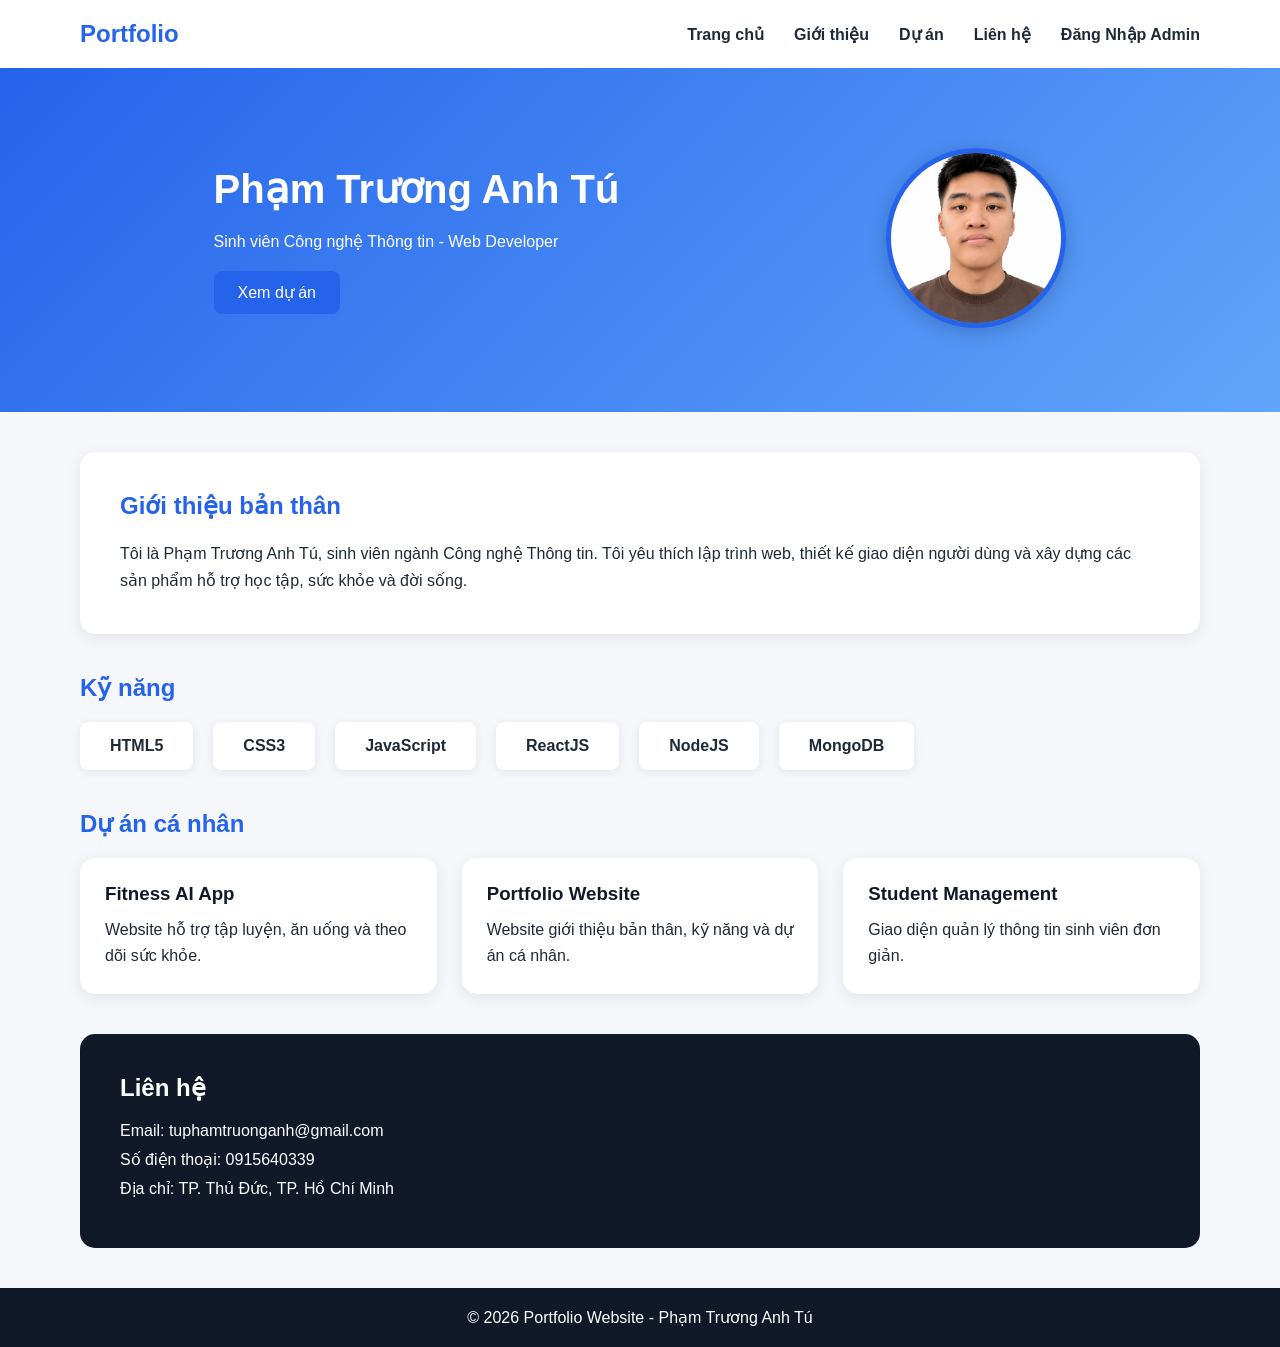
<file: index.html>
<!DOCTYPE html>
<html lang="vi">
<head>
    <meta charset="UTF-8">
    <meta name="viewport" content="width=device-width, initial-scale=1.0">
    <title>Portfolio Cá Nhân</title>
    <link rel="stylesheet" href="main.css">
</head>
<body>

    <nav class="navbar">
        <h2 class="logo">Portfolio</h2>

        <ul class="menu">
            <li><a href="#">Trang chủ</a></li>
            <li><a href="#">Giới thiệu</a></li>
            <li><a href="#">Dự án</a></li>
            <li><a href="#">Liên hệ</a></li>
            <li><a href="login.html">Đăng Nhập Admin</a></li>
        </ul>
    </nav>
    <section class="hero">

    <div class="hero-text">
        <h1>Phạm Trương Anh Tú</h1>

        <p>
            Sinh viên Công nghệ Thông tin - Web Developer
        </p>

        <a href="#" class="btn">
            Xem dự án
        </a>
    </div>

    <div class="hero-image">
    <img src="images/avatar.jpg" alt="Avatar">
</div>

</section>
<section class="about">
    <h2>Giới thiệu bản thân</h2>

    <p>
        Tôi là Phạm Trương Anh Tú, sinh viên ngành Công nghệ Thông tin.
        Tôi yêu thích lập trình web, thiết kế giao diện người dùng và xây dựng
        các sản phẩm hỗ trợ học tập, sức khỏe và đời sống.
    </p>
</section>
<section class="skills">

    <h2>Kỹ năng</h2>

    <div class="skill-list">

        <div class="skill-card">HTML5</div>

        <div class="skill-card">CSS3</div>

        <div class="skill-card">JavaScript</div>

        <div class="skill-card">ReactJS</div>

        <div class="skill-card">NodeJS</div>

        <div class="skill-card">MongoDB</div>

    </div>

</section>
<section class="projects">

    <h2>Dự án cá nhân</h2>

    <div class="project-grid">

        <div class="project-card">
            <h3>Fitness AI App</h3>
            <p>Website hỗ trợ tập luyện, ăn uống và theo dõi sức khỏe.</p>
        </div>

        <div class="project-card">
            <h3>Portfolio Website</h3>
            <p>Website giới thiệu bản thân, kỹ năng và dự án cá nhân.</p>
        </div>

        <div class="project-card">
            <h3>Student Management</h3>
            <p>Giao diện quản lý thông tin sinh viên đơn giản.</p>
        </div>

    </div>

</section>
<section class="contact">

    <h2>Liên hệ</h2>

    <p>Email: tuphamtruonganh@gmail.com</p>
    <p>Số điện thoại: 0915640339</p>
    <p>Địa chỉ: TP. Thủ Đức, TP. Hồ Chí Minh</p>

</section>
<footer>
    <p>© 2026 Portfolio Website - Phạm Trương Anh Tú</p>
</footer>
</body>
</body>
</html>
</file>
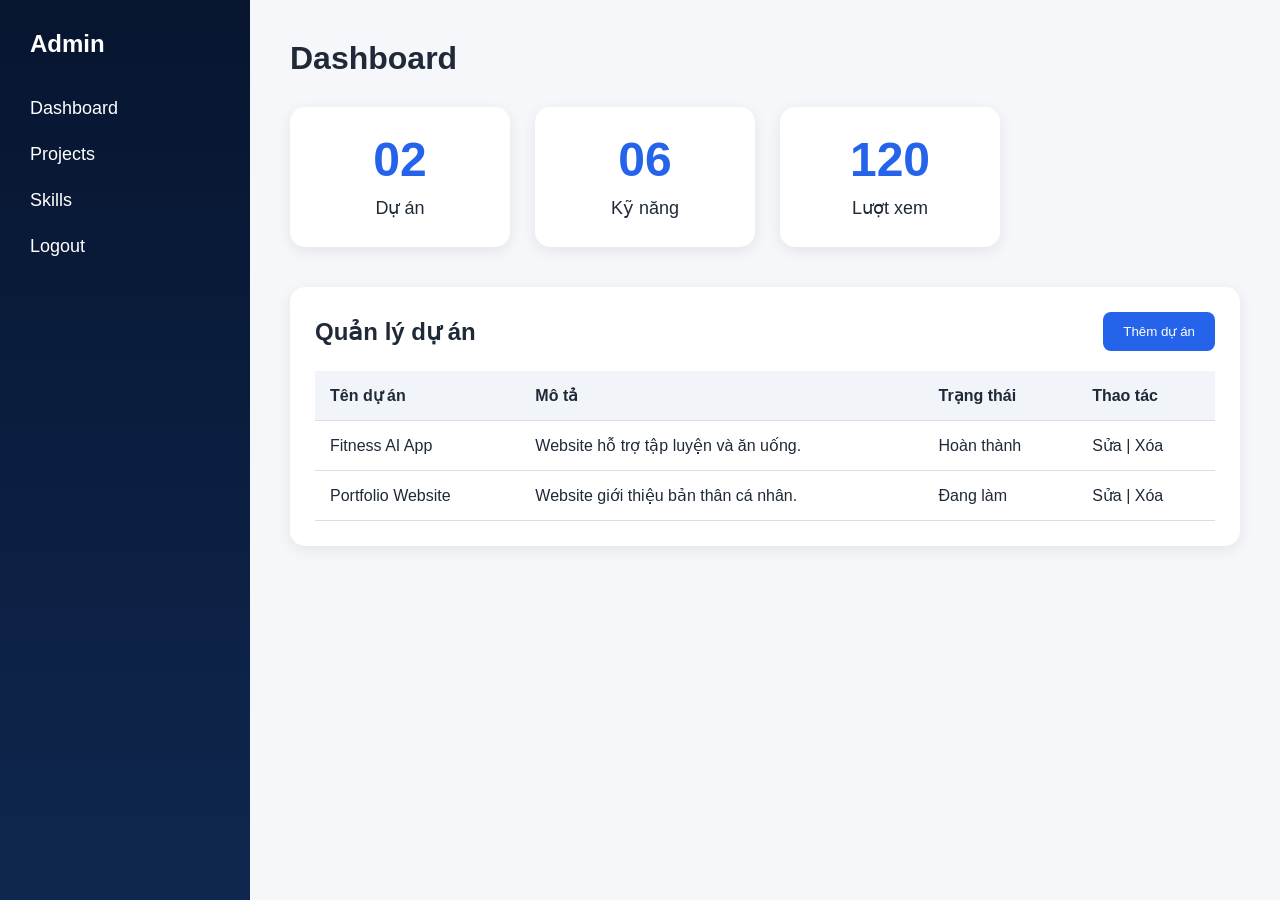
<file: admin.html>
<!DOCTYPE html>

<html lang="vi">
<head>
    <meta charset="UTF-8">
    <meta name="viewport" content="width=device-width, initial-scale=1.0">
    <title>Admin Dashboard</title>
    <link rel="stylesheet" href="main.css">
</head>
<body>

<div class="admin-layout">

<aside class="sidebar">
    <h2>Admin</h2>

    <ul>
        <li>Dashboard</li>
        <li>Projects</li>
        <li>Skills</li>
        <li>
    <a href="login.html">Logout</a>
        </li>
    </ul>
</aside>

<main class="content">

    <h1>Dashboard</h1>

    <div class="stats">

        <div class="stat-card">
            <h3>02</h3>
            <p>Dự án</p>
        </div>

        <div class="stat-card">
            <h3>06</h3>
            <p>Kỹ năng</p>
        </div>

        <div class="stat-card">
            <h3>120</h3>
            <p>Lượt xem</p>
        </div>

    </div>

    <section class="admin-section">

        <div class="toolbar">
            <h2>Quản lý dự án</h2>
            <button>Thêm dự án</button>
        </div>

        <table>

            <thead>
                <tr>
                    <th>Tên dự án</th>
                    <th>Mô tả</th>
                    <th>Trạng thái</th>
                    <th>Thao tác</th>
                </tr>
            </thead>

            <tbody>

                <tr>
                    <td>Fitness AI App</td>
                    <td>Website hỗ trợ tập luyện và ăn uống.</td>
                    <td>Hoàn thành</td>
                    <td>Sửa | Xóa</td>
                </tr>

                <tr>
                    <td>Portfolio Website</td>
                    <td>Website giới thiệu bản thân cá nhân.</td>
                    <td>Đang làm</td>
                    <td>Sửa | Xóa</td>
                </tr>

            </tbody>

        </table>

    </section>

</main>


</div>

</body>
</html>
</file>
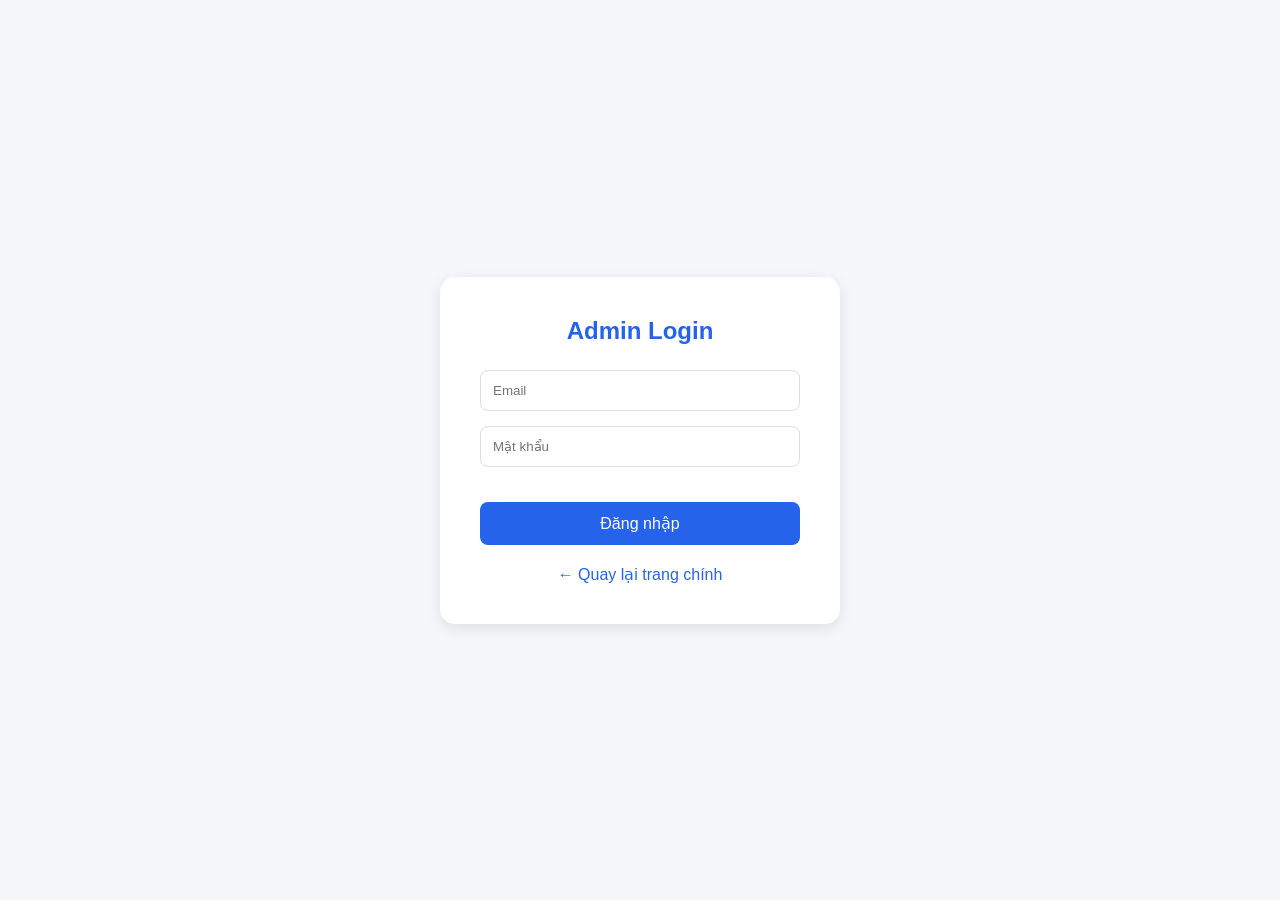
<file: login.html>
<!DOCTYPE html>
<html lang="vi">
<head>
    <meta charset="UTF-8">
    <meta name="viewport" content="width=device-width, initial-scale=1.0">
    <title>Đăng nhập quản trị</title>
    <link rel="stylesheet" href="main.css">
</head>
<body class="login-page">

    <div class="login-box">
        <h2>Admin Login</h2>

        <form>
            <input type="email" placeholder="Email">
            <input type="password" placeholder="Mật khẩu">

            <a href="admin.html" class="btn-login">Đăng nhập</a>
        </form>

        <a href="index.html">← Quay lại trang chính</a>
    </div>

</body>
</html>
</file>
<file: main.css>
:root {
    --primary: #2563eb;
    --secondary: #111827;
    --background: #f5f7fa;
    --text: #1f2937;
    --white: #ffffff;

    --font-small: 14px;
    --font-medium: 16px;
    --font-large: 24px;
    --font-xlarge: 40px;

    --radius-small: 8px;
    --radius-medium: 15px;
    --radius-large: 25px;
}

* {
    margin: 0;
    padding: 0;
    box-sizing: border-box;
}

body {
    font-family: Arial, sans-serif;
    background-color: var(--background);
    color: var(--text);
    overflow-x: hidden;
}

a {
    text-decoration: none;
    color: inherit;
}

ul {
    list-style: none;
}

/* NAVBAR */

.navbar {
    display: flex;
    justify-content: space-between;
    align-items: center;
    background: var(--white);
    padding: 20px 80px;
    box-shadow: 0 2px 10px rgba(0,0,0,0.1);
}

.logo {
    color: var(--primary);
}

.menu {
    display: flex;
    gap: 30px;
}

.menu a {
    font-weight: bold;
}

/* HERO */

.hero {
    display: flex;
    justify-content: space-around;
    align-items: center;
    padding: 80px;
    background: linear-gradient(135deg,#2563eb,#60a5fa);
    color: white;
}

.hero-text h1 {
    font-size: var(--font-xlarge);
    margin-bottom: 20px;
}

.hero-text p {
    margin-bottom: 20px;
    font-size: var(--font-medium);
}

.btn {
    display: inline-block;
    background: var(--primary);
    color: white;
    padding: 12px 24px;
    border-radius: var(--radius-small);
}

.btn:hover {
    background: #1d4ed8;
}

.hero-image img {
    width: 180px;
    height: 180px;
    object-fit: cover;
    border-radius: 50%;
    border: 5px solid var(--primary);
    box-shadow: 0 4px 20px rgba(0,0,0,0.2);
}

/* ABOUT */

.about {
    background: var(--white);
    margin: 40px 80px;
    padding: 40px;
    border-radius: var(--radius-medium);
    box-shadow: 0 4px 15px rgba(0,0,0,0.08);
}

.about h2 {
    color: var(--primary);
    margin-bottom: 20px;
}

.about p {
    line-height: 1.7;
    font-size: var(--font-medium);
}

/* SKILLS */

.skills {
    margin: 40px 80px;
}

.skills h2 {
    color: var(--primary);
    margin-bottom: 20px;
}

.skill-list {
    display: flex;
    flex-wrap: wrap;
    gap: 20px;
}

.skill-card {
    background: white;
    padding: 15px 30px;
    border-radius: var(--radius-small);
    box-shadow: 0 2px 10px rgba(0,0,0,0.08);
    font-weight: bold;
    transition: 0.3s;
}

.skill-card:hover {
    transform: translateY(-5px);
}

/* PROJECTS */

.projects {
    margin: 40px 80px;
}

.projects h2 {
    color: var(--primary);
    margin-bottom: 20px;
}

.project-grid {
    display: grid;
    grid-template-columns: repeat(3, 1fr);
    gap: 25px;
}

.project-card {
    background: var(--white);
    padding: 25px;
    border-radius: var(--radius-medium);
    box-shadow: 0 4px 15px rgba(0,0,0,0.08);
    transition: 0.3s;
}

.project-card:hover {
    transform: translateY(-8px);
}

.project-card h3 {
    margin-bottom: 12px;
    color: var(--secondary);
}

.project-card p {
    line-height: 1.6;
}

/* CONTACT */

.contact {
    background: var(--secondary);
    color: white;
    margin: 40px 80px;
    padding: 40px;
    border-radius: var(--radius-medium);
}

.contact h2 {
    margin-bottom: 20px;
}

.contact p {
    margin-bottom: 10px;
}

/* FOOTER */

footer {
    text-align: center;
    padding: 20px;
    background: var(--secondary);
    color: white;
    margin-top: 40px;
}

/* LOGIN */

.login-page {
    display: flex;
    justify-content: center;
    align-items: center;
    min-height: 100vh;
    padding: 20px;
}

.login-box {
    width: 400px;
    background: white;
    padding: 40px;
    border-radius: var(--radius-medium);
    box-shadow: 0 4px 15px rgba(0,0,0,0.1);
}

.login-box h2 {
    text-align: center;
    margin-bottom: 25px;
    color: var(--primary);
}

.login-box form {
    display: flex;
    flex-direction: column;
    gap: 15px;
}

.login-box input {
    padding: 12px;
    border: 1px solid #ddd;
    border-radius: var(--radius-small);
}

.login-box button {
    padding: 12px;
    background: var(--primary);
    color: white;
    border: none;
    border-radius: var(--radius-small);
    cursor: pointer;
}

.login-box button:hover {
    background: #1d4ed8;
}

.login-box a {
    display: block;
    text-align: center;
    margin-top: 20px;
    color: var(--primary);
}

.btn-login {
    display: block;
    text-align: center;
    background: var(--primary);
    color: white !important;
    padding: 12px;
    border-radius: var(--radius-small);
    margin-top: 15px;
}

/* ADMIN DASHBOARD */

.admin-layout {
    display: grid;
    grid-template-columns: 250px 1fr;
    min-height: 100vh;
}

.sidebar {
    background: linear-gradient(180deg,#07152f,#0f274f);
    color: white;
    padding: 30px;
}

.sidebar h2 {
    margin-bottom: 40px;
}

.sidebar ul {
    display: flex;
    flex-direction: column;
    gap: 25px;
}

.sidebar li {
    cursor: pointer;
    font-size: 18px;
}

.sidebar li:hover {
    color: #4f8cff;
}

.content {
    padding: 40px;
}

.content h1 {
    margin-bottom: 30px;
}

.stats {
    display: grid;
    grid-template-columns: repeat(3, 220px);
    gap: 25px;
}

.stat-card {
    background: white;
    padding: 25px;
    min-height: 140px;
    border-radius: 15px;
    box-shadow: 0 4px 15px rgba(0,0,0,0.08);
    text-align: center;
    transition: 0.3s;
}

.stat-card:hover {
    transform: translateY(-5px);
}

.stat-card h3 {
    color: var(--primary);
    font-size: 48px;
    margin-bottom: 10px;
}

.stat-card p {
    font-size: 18px;
}

.admin-section {
    background: white;
    margin-top: 40px;
    padding: 25px;
    border-radius: 15px;
    box-shadow: 0 4px 15px rgba(0,0,0,0.08);
}

.toolbar {
    display: flex;
    justify-content: space-between;
    align-items: center;
    margin-bottom: 20px;
}

.toolbar button {
    background: var(--primary);
    color: white;
    border: none;
    padding: 12px 20px;
    border-radius: 8px;
    cursor: pointer;
}

.toolbar button:hover {
    background: #1d4ed8;
}

table {
    width: 100%;
    border-collapse: collapse;
}

th {
    background: #f1f5f9;
}

th,
td {
    padding: 15px;
    text-align: left;
    border-bottom: 1px solid #ddd;
}

/* TABLET */

@media (max-width: 1024px) {

    .hero {
        flex-direction: column;
        gap: 30px;
        text-align: center;
    }

    .project-grid {
        grid-template-columns: repeat(2, 1fr);
    }

    .stats {
        grid-template-columns: repeat(2, 1fr);
    }
}

/* MOBILE */

@media (max-width: 768px) {

    .navbar {
        display: flex;
        flex-direction: column;
        align-items: center;
        padding: 15px;
    }

    .logo {
        margin-bottom: 15px;
        font-size: 24px;
    }

    .menu {
        display: flex;
        flex-direction: row;
        flex-wrap: wrap;
        justify-content: center;
        gap: 10px 15px;
        width: 100%;
    }

    .menu li {
        width: auto;
    }

    .menu a {
        display: inline-block;
        font-size: 14px;
        font-weight: bold;
    }

    .hero {
        flex-direction: column;
        text-align: center;
        padding: 35px 15px;
    }

    .hero-text h1 {
        font-size: 24px;
        line-height: 1.2;
    }

    .hero-text p {
        font-size: 15px;
        line-height: 1.5;
    }

    .btn {
        font-size: 15px;
        padding: 10px 16px;
    }

    .hero-image img {
        width: 140px;
        height: 140px;
    }

    .about,
    .skills,
    .projects,
    .contact {
        margin: 20px;
        padding: 25px;
    }

    .project-grid {
        grid-template-columns: 1fr;
    }

    .login-box {
        width: 100%;
        padding: 30px 25px;
    }

    /* ADMIN MOBILE */

    .admin-layout {
        display: block;
        width: 100%;
        min-height: 100vh;
    }

    .sidebar {
        width: 100%;
        text-align: center;
        padding: 22px 12px;
    }

    .sidebar h2 {
        font-size: 24px;
        margin-bottom: 18px;
    }

    .sidebar ul {
        display: flex;
        flex-direction: row;
        justify-content: center;
        flex-wrap: wrap;
        gap: 10px 14px;
    }

    .sidebar li {
        font-size: 13px;
    }

    .content {
        width: 100%;
        padding: 22px 12px;
    }

    .content h1 {
        font-size: 24px;
        text-align: center;
        margin-bottom: 20px;
    }

    .stats {
        display: grid;
        grid-template-columns: 1fr;
        gap: 15px;
    }

    .stat-card {
        width: 100%;
        min-height: 95px;
        padding: 18px;
    }

    .stat-card h3 {
        font-size: 32px;
    }

    .stat-card p {
        font-size: 14px;
    }

    .admin-section {
        margin-top: 25px;
        padding: 15px;
        overflow-x: hidden;
    }

    .toolbar {
        flex-direction: column;
        gap: 12px;
        align-items: stretch;
    }

    .toolbar h2 {
        font-size: 18px;
        text-align: center;
    }

    .toolbar button {
        width: 100%;
        font-size: 14px;
        padding: 10px;
    }

    table {
        width: 100%;
        min-width: unset;
        font-size: 11px;
    }

    th,
    td {
        padding: 8px 4px;
        word-break: break-word;
    }
}
</file>
